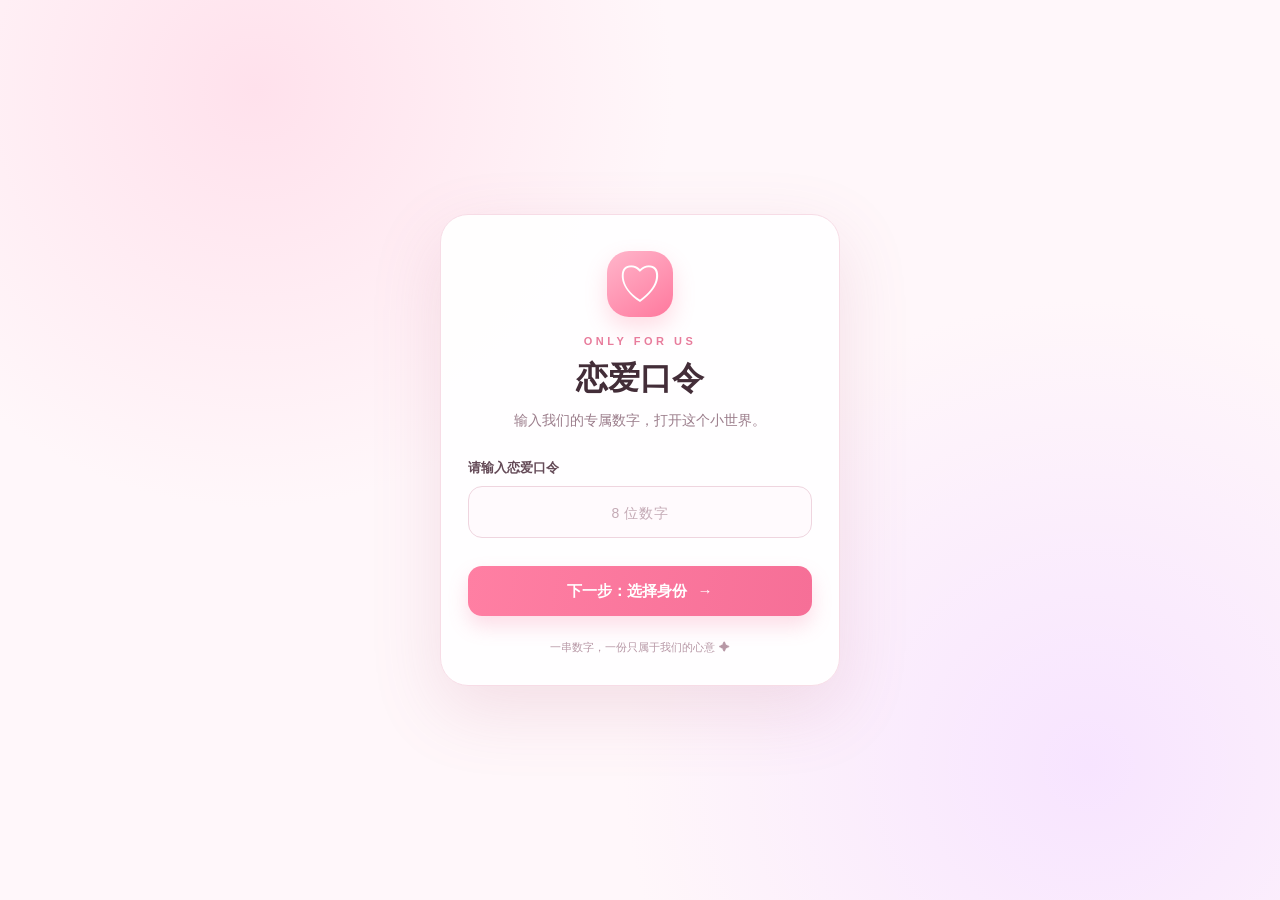
<file: index.html>
<!doctype html>
<html lang="zh-CN" class="love-locked">
<head>
<meta charset="utf-8" />
<meta name="viewport" content="width=device-width, initial-scale=1, viewport-fit=cover" />
<title>给你的小惊喜</title>
<link rel="stylesheet" href="gate.css?v=2" />
<script src="gate.js?v=3"></script>
<style>
  :root{--ink:#3a2630;--muted:#9b8590;--card:#fff;--line:#f1e6ec;--accent:#ff6f8e}
  *{box-sizing:border-box;margin:0;padding:0}
  body{font-family:"PingFang SC","Hiragino Sans GB","Microsoft YaHei",sans-serif;color:var(--ink);
    background:radial-gradient(120% 80% at 50% -10%,#ffe6ee 0%,#fff4f7 45%,#fbf0f5 100%);
    min-height:100dvh;-webkit-font-smoothing:antialiased;
    padding:calc(env(safe-area-inset-top) + 42px) 20px calc(env(safe-area-inset-bottom) + 36px)}
  .box{max-width:440px;margin:0 auto}
  .hi{font-size:13px;letter-spacing:.34em;text-indent:.34em;color:var(--accent);font-weight:600}
  h1{font-family:"Songti SC","STSong",Georgia,serif;font-weight:400;font-size:30px;margin:10px 0 6px}
  h1 b{color:var(--accent);font-weight:400}
  .lead{color:var(--muted);font-size:14px;margin-bottom:26px}
  .identity-bar{display:flex;align-items:center;justify-content:space-between;gap:12px;margin:-12px 0 22px;padding:10px 13px;border:1px solid var(--line);border-radius:14px;background:rgba(255,255,255,.72);color:var(--muted);font-size:12px}
  .identity-bar strong{color:var(--ink)}
  .identity-bar button{border:0;background:none;color:var(--accent);font:inherit;font-weight:600;cursor:pointer}
  .identity-bar button:focus-visible{outline:2px solid var(--accent);outline-offset:2px}
  .grid{display:flex;flex-direction:column;gap:12px}
  a.card{display:flex;align-items:center;gap:15px;text-decoration:none;color:inherit;
    background:var(--card);border:1px solid var(--line);border-radius:18px;padding:16px 18px;
    box-shadow:0 8px 22px rgba(255,111,142,.08);transition:transform .16s,box-shadow .16s;
    -webkit-tap-highlight-color:transparent}
  a.card:hover{transform:translateY(-2px);box-shadow:0 14px 30px rgba(255,111,142,.16)}
  a.card:active{transform:translateY(0) scale(.99)}
  a.card:focus-visible{outline:2px solid var(--accent);outline-offset:2px}
  .emoji{font-size:28px;width:48px;height:48px;flex:none;display:grid;place-items:center;
    background:linear-gradient(135deg,#fff0f4,#ffe0ea);border-radius:14px}
  .t b{display:block;font-size:16px;font-weight:600}
  .t small{color:var(--muted);font-size:12.5px}
  .arrow{margin-left:auto;color:var(--accent);font-size:20px;opacity:.6}
  footer{text-align:center;color:var(--muted);font-size:12px;margin-top:26px}
</style>
</head>
<body>
  <div class="box">
    <p class="hi">FOR YOU</p>
    <h1>嘿,<b id="viewerName">宝贝</b> 💛</h1>
    <p class="lead">吴锐和朱美琳的专属小世界，随便点开一个玩玩~</p>
    <div class="identity-bar"><span>当前身份：<strong id="currentIdentity">待选择</strong></span><button type="button" id="switchIdentity">切换身份</button></div>

    <nav class="grid">
      <a class="card" href="love-home.html">
        <span class="emoji">🌇</span>
        <span class="t"><b>我们的日子</b><small>在一起多少天了,来看看</small></span>
        <span class="arrow">→</span>
      </a>
      <a class="card" href="honghong.html?v=4">
        <span class="emoji">🥺</span>
        <span class="t"><b>哄哄模拟器</b><small>看看今天怎么把对方哄开心</small></span>
        <span class="arrow">→</span>
      </a>
      <a class="card" href="food-wheel.html">
        <span class="emoji">🍜</span>
        <span class="t"><b>今天吃什么</b><small>纠结的时候,交给转盘</small></span>
        <span class="arrow">→</span>
      </a>
      <a class="card" href="photo-wall.html?v=1">
        <span class="emoji">📷</span>
        <span class="t"><b>我们的照片墙</b><small>两个人一起收藏和编辑回忆</small></span>
        <span class="arrow">→</span>
      </a>
    </nav>

    <footer>吴锐做给朱美琳的 · 2026.10.18 起</footer>
  </div>

<script src="config.js"></script>
<script>
  var c = window.COUPLE_CONFIG || {};
  function showViewer() {
    var isZhu = window.LOVE_IDENTITY === "zhu";
    document.getElementById("viewerName").textContent = isZhu ? (c.nickname || c.herName || "朱美琳") : (c.myName || "吴锐");
    document.getElementById("currentIdentity").textContent = isZhu ? (c.herName || "朱美琳") : (c.myName || "吴锐");
  }
  document.getElementById("switchIdentity").addEventListener("click", function () { window.LOVE_GATE.switchIdentity(); });
  if (window.LOVE_IDENTITY) showViewer();
  else document.addEventListener("love:ready", showViewer, {once:true});
  document.title = "给" + (c.herName || "你") + "的小惊喜";
</script>
</body>
</html>
</file>
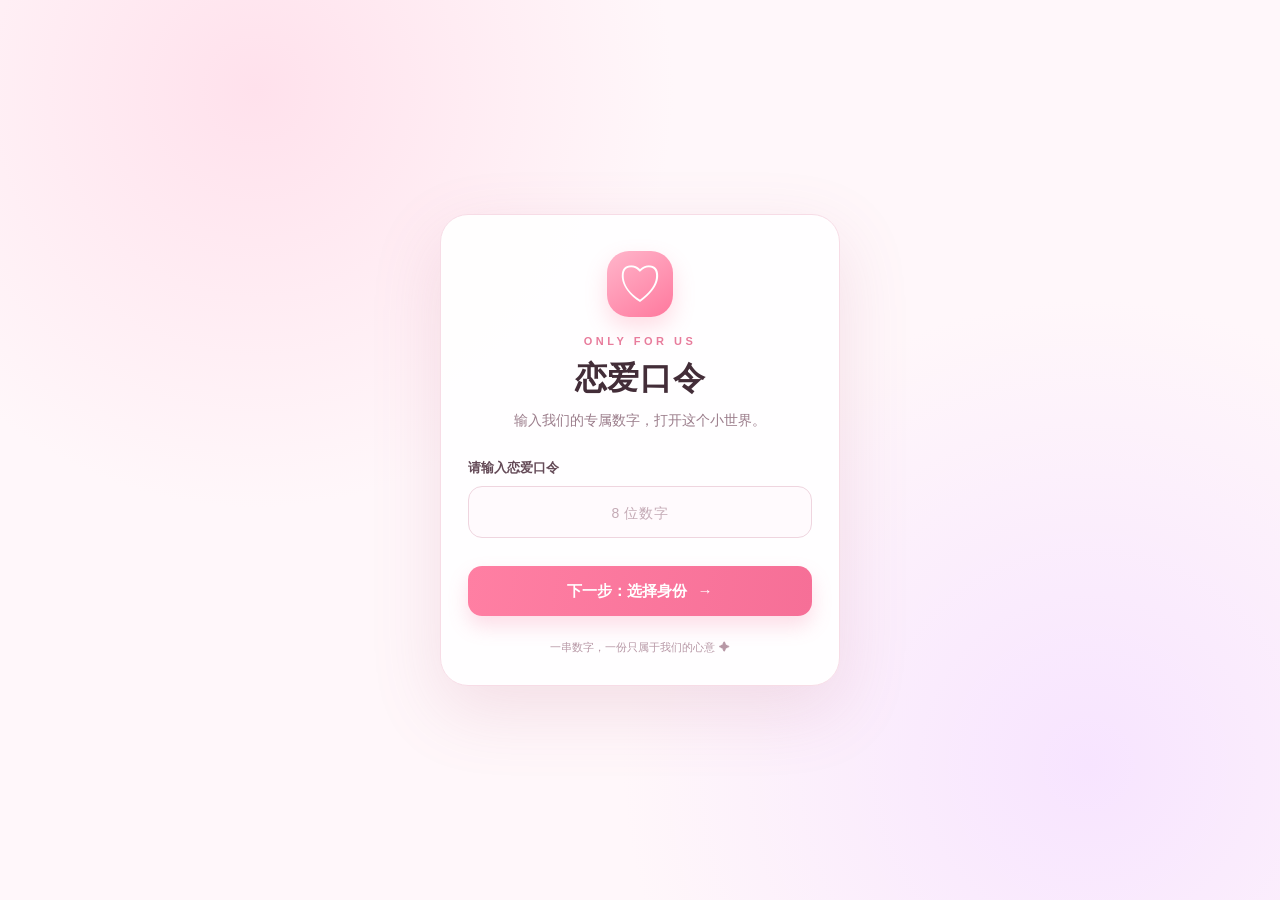
<file: food-wheel.html>
<!doctype html>
<html lang="zh-CN" class="love-locked">
<head>
<meta charset="utf-8" />
<meta name="viewport" content="width=device-width, initial-scale=1, viewport-fit=cover" />
<title>今天吃什么</title>
<link rel="stylesheet" href="gate.css?v=2" />
<script src="gate.js?v=3"></script>
<style>
  :root{--bg:#fff7f0;--ink:#3d2b2b;--muted:#9b8579;--accent:#ff6f61;--line:#f0e2d6}
  *{box-sizing:border-box;margin:0;padding:0}
  body{font-family:"PingFang SC","Hiragino Sans GB","Microsoft YaHei",sans-serif;
    background:radial-gradient(120% 120% at 50% 0%,#fff 0%,var(--bg) 60%);
    color:var(--ink);min-height:100dvh;display:flex;flex-direction:column;align-items:center;
    padding:calc(env(safe-area-inset-top) + 26px) 20px 40px;-webkit-font-smoothing:antialiased}
  h1{font-size:24px;font-weight:800;letter-spacing:.02em}
  h1 span{color:var(--accent)}
  .sub{color:var(--muted);font-size:14px;margin-top:6px;margin-bottom:20px}
  .stage{position:relative;width:min(84vw,340px);height:min(84vw,340px)}
  .stage::after{ /* 指针 */
    content:"";position:absolute;top:-6px;left:50%;transform:translateX(-50%);
    border-left:13px solid transparent;border-right:13px solid transparent;
    border-top:22px solid var(--accent);filter:drop-shadow(0 3px 4px rgba(0,0,0,.18));z-index:3}
  canvas{width:100%;height:100%;border-radius:50%;
    box-shadow:0 18px 40px rgba(255,111,97,.22),0 0 0 8px #fff,0 0 0 10px var(--line)}
  .hub{position:absolute;top:50%;left:50%;width:66px;height:66px;transform:translate(-50%,-50%);
    border-radius:50%;background:#fff;color:var(--accent);font-weight:800;font-size:15px;cursor:pointer;
    border:none;box-shadow:0 6px 16px rgba(0,0,0,.15);z-index:2;transition:transform .15s;
    -webkit-tap-highlight-color:transparent}
  .hub:active{transform:translate(-50%,-50%) scale(.92)}
  .hub:disabled{color:var(--muted);cursor:default}
  .result{margin-top:24px;font-size:15px;color:var(--muted);text-align:center;min-height:2.6em}
  .result b{font-size:26px;color:var(--accent);display:block;margin-top:4px}
  .editor{margin-top:22px;width:min(90vw,380px)}
  .editor summary{cursor:pointer;color:var(--muted);font-size:14px;list-style:none;text-align:center}
  .editor summary::-webkit-details-marker{display:none}
  .tags{display:flex;flex-wrap:wrap;gap:8px;margin-top:14px}
  .tag{display:inline-flex;align-items:center;gap:6px;background:#fff;border:1px solid var(--line);
    border-radius:999px;padding:6px 10px 6px 12px;font-size:13px}
  .tag button{border:none;background:none;color:var(--muted);cursor:pointer;font-size:15px;line-height:1}
  .addrow{display:flex;gap:8px;margin-top:12px}
  .addrow input{flex:1;border:1px solid var(--line);border-radius:10px;padding:10px 12px;font:inherit;background:#fff}
  .addrow input:focus{outline:2px solid var(--accent);outline-offset:0;border-color:transparent}
  .addrow button{border:none;background:var(--accent);color:#fff;border-radius:10px;padding:0 16px;font:inherit;font-weight:600;cursor:pointer}
  @media (prefers-reduced-motion:reduce){canvas{transition:none!important}}
</style>
</head>
<body>
  <h1>今天吃<span>什么</span></h1>
  <p class="sub">世纪难题,交给天意 🎯</p>

  <div class="stage">
    <canvas id="wheel" width="680" height="680"></canvas>
    <button class="hub" id="spin">GO</button>
  </div>

  <p class="result" id="result">戳中间的 GO,开始转 👆</p>

  <details class="editor">
    <summary>⚙️ 改改选项</summary>
    <div class="tags" id="tags"></div>
    <div class="addrow">
      <input id="newOpt" placeholder="加一道想吃的菜" maxlength="24" />
      <button id="add">添加</button>
    </div>
  </details>

<script src="config.js"></script>
<script>
(function(){
  const cfg = window.COUPLE_CONFIG || {};
  const PALETTE = ["#ff8a80","#ffb74d","#ffd54f","#aed581","#4dd0e1","#7986cb","#ba68c8","#f06292","#4db6ac","#ff8f65"];
  let opts = (cfg.foodOptions&&cfg.foodOptions.length)?cfg.foodOptions.slice():["火锅","烧烤","日料","面条"];

  const cv=document.getElementById("wheel"), ctx=cv.getContext("2d");
  const R=cv.width/2, reduce=matchMedia("(prefers-reduced-motion:reduce)").matches;
  let rot=0, spinning=false;

  function draw(){
    ctx.clearRect(0,0,cv.width,cv.height);
    const n=opts.length, arc=Math.PI*2/n;
    for(let i=0;i<n;i++){
      const a0=i*arc, a1=a0+arc;
      ctx.beginPath();ctx.moveTo(R,R);ctx.arc(R,R,R-4,a0,a1);ctx.closePath();
      ctx.fillStyle=PALETTE[i%PALETTE.length];ctx.fill();
      // 文字
      ctx.save();ctx.translate(R,R);ctx.rotate(a0+arc/2);
      ctx.textAlign="right";ctx.fillStyle="#fff";
      ctx.font="600 "+(opts.length>12?21:opts.length>8?26:32)+"px 'PingFang SC',sans-serif";
      ctx.shadowColor="rgba(0,0,0,.18)";ctx.shadowBlur=4;
      ctx.fillText(opts[i], R-34, 9, 145);
      ctx.restore();
    }
  }
  function render(){ cv.style.transform=`rotate(${rot}rad)`; }
  draw();

  function spin(){
    if(spinning||opts.length<2) return;
    spinning=true; const btn=document.getElementById("spin"); btn.disabled=true;
    document.getElementById("result").textContent="转呀转呀转…";
    const n=opts.length, arc=Math.PI*2/n;
    const winner=Math.floor(Math.random()*n);
    // 让 winner 扇区中心停到顶部指针(-90°)
    const target = -Math.PI/2 - (winner*arc + arc/2);
    const spins = reduce?0:(5+Math.floor(Math.random()*3));
    const finalRot = target - spins*Math.PI*2;
    const from=rot % (Math.PI*2), delta=finalRot-from, T=reduce?300:4200, t0=performance.now();
    (function anim(t){
      const p=Math.min(1,(t-t0)/T), e=1-Math.pow(1-p,4);
      rot=from+delta*e; render();
      if(p<1) requestAnimationFrame(anim);
      else{
        spinning=false; btn.disabled=false;
        const result=document.getElementById("result");
        result.textContent="今天就吃";
        const chosen=document.createElement("b");
        chosen.textContent=opts[winner];
        result.appendChild(chosen);
      }
    })(t0);
  }
  document.getElementById("spin").addEventListener("click",spin);

  // 选项编辑
  const tagsEl=document.getElementById("tags");
  function renderTags(){
    tagsEl.innerHTML="";
    opts.forEach((o,i)=>{
      const s=document.createElement("span");s.className="tag";
      s.append(document.createTextNode(o+" "));
      const remove=document.createElement("button");
      remove.type="button";
      remove.setAttribute("aria-label","删除 "+o);
      remove.textContent="×";
      remove.onclick=()=>{ if(opts.length>2){opts.splice(i,1);draw();renderTags();} };
      s.appendChild(remove);
      tagsEl.appendChild(s);
    });
  }
  renderTags();
  function add(){
    const inp=document.getElementById("newOpt"), v=inp.value.trim();
    if(v&&opts.length<30&&!opts.includes(v)){ opts.push(v);inp.value="";draw();renderTags(); }
  }
  document.getElementById("add").addEventListener("click",add);
  document.getElementById("newOpt").addEventListener("keydown",e=>{ if(e.key==="Enter")add(); });
})();
</script>
</body>
</html>
</file>
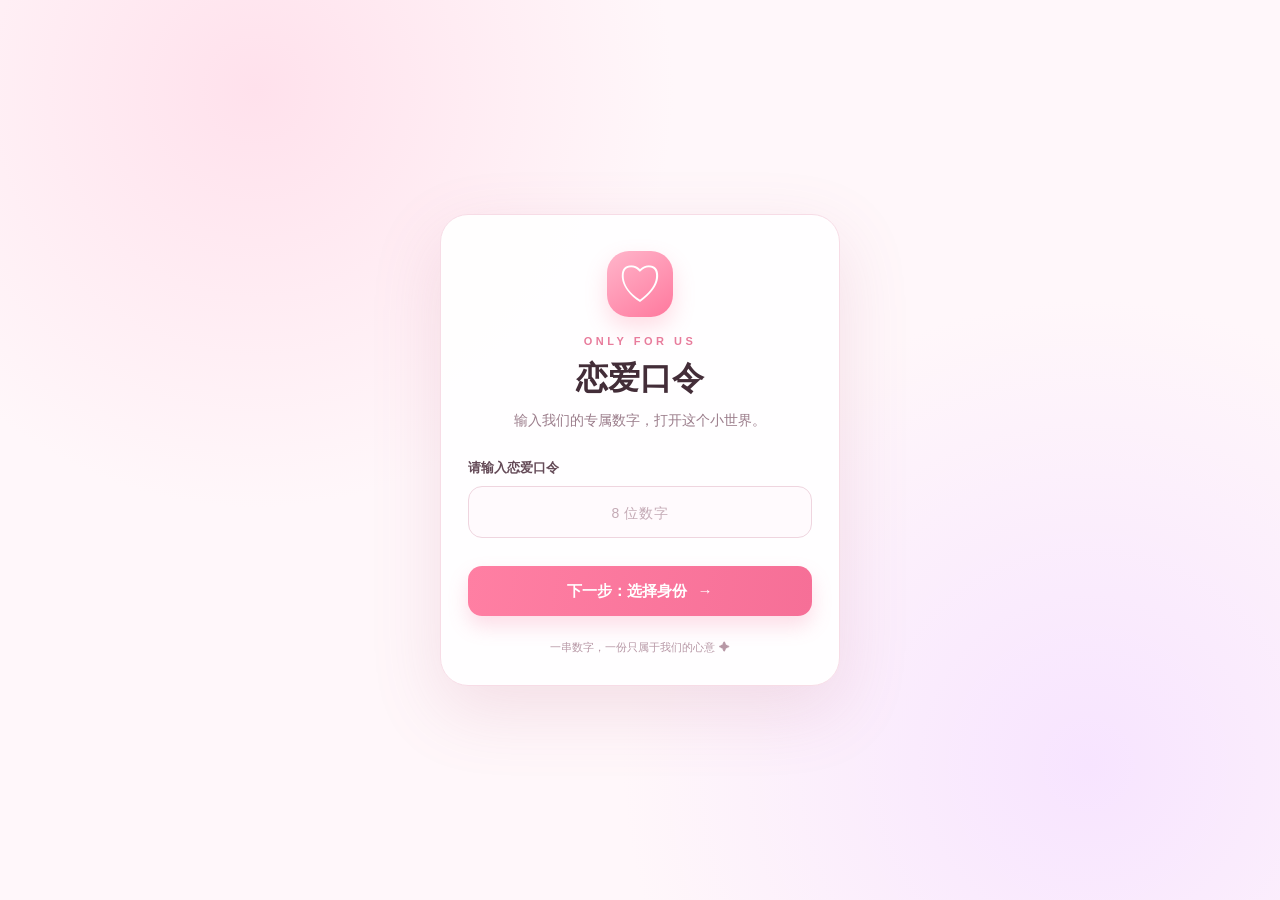
<file: honghong.html>
<!doctype html>
<html lang="zh-CN" class="love-locked">
<head>
<meta charset="utf-8" />
<meta name="viewport" content="width=device-width, initial-scale=1, viewport-fit=cover" />
<title>哄哄模拟器</title>
<link rel="stylesheet" href="gate.css?v=2" />
<script src="gate.js?v=3"></script>
<style>
  :root{--bg:#f6f1f5;--card:#fff;--ink:#33262f;--muted:#a2909c;--me:#ffd0d8;--her:#efe7ee;
        --accent:#ff6f8e;--good:#5ec98b;--bad:#f0857d;--line:#efe6ee}
  *{box-sizing:border-box;margin:0;padding:0}
  body{font-family:"PingFang SC","Hiragino Sans GB","Microsoft YaHei",sans-serif;
    background:linear-gradient(180deg,#fbeef4,var(--bg));color:var(--ink);min-height:100dvh;
    display:flex;justify-content:center;-webkit-font-smoothing:antialiased}
  .app{width:min(100%,460px);min-height:100dvh;display:flex;flex-direction:column;
    background:var(--bg);position:relative}

  header{padding:calc(env(safe-area-inset-top) + 14px) 18px 12px;background:var(--card);
    border-bottom:1px solid var(--line);position:sticky;top:0;z-index:5}
  .who{display:flex;align-items:center;gap:11px}
  .who-person{min-width:0}
  .ava{width:42px;height:42px;border-radius:50%;background:linear-gradient(135deg,#ffc3d0,#ff9db1);
    display:grid;place-items:center;font-size:22px}
  .who b{font-size:16px}
  .who small{display:block;color:var(--muted);font-size:12px;margin-top:2px}
  .switch-id{margin-left:auto;flex:none;border:1px solid var(--line);border-radius:999px;background:#fff7fa;color:#bb6885;padding:7px 10px;font:inherit;font-size:11px;cursor:pointer}
  .switch-id:focus-visible{outline:2px solid var(--accent);outline-offset:2px}
  .meter{margin-top:12px}
  .meter .row{display:flex;justify-content:space-between;font-size:12px;color:var(--muted);margin-bottom:5px}
  .meter .row b{color:var(--accent)}
  .bar{height:10px;border-radius:999px;background:#f0e6ec;overflow:hidden}
  .fill{height:100%;width:0;border-radius:999px;background:linear-gradient(90deg,#ffb0c0,var(--good));
    transition:width .6s cubic-bezier(.2,.8,.2,1)}

  .log{flex:1;overflow-y:auto;padding:18px 16px 8px;display:flex;flex-direction:column;gap:12px}
  .scene{align-self:center;background:#fff;border:1px solid var(--line);color:var(--muted);
    font-size:12.5px;padding:7px 14px;border-radius:999px;text-align:center;max-width:90%}
  .msg{max-width:78%;padding:11px 14px;border-radius:16px;font-size:15px;line-height:1.5;
    animation:pop .25s ease}
  @keyframes pop{from{transform:translateY(6px);opacity:0}}
  .target{align-self:flex-start;background:var(--her);border-bottom-left-radius:5px}
  .me{align-self:flex-end;background:var(--me);border-bottom-right-radius:5px}
  .delta{align-self:center;font-size:12px;font-weight:700;padding:2px 10px;border-radius:999px}
  .delta.up{color:#2f9c63;background:#e6f6ec} .delta.down{color:#c9524a;background:#fce8e6}
  .tabs{display:flex;gap:8px;padding:9px 14px;background:#fff;border-bottom:1px solid var(--line)}
  .tabs button{flex:1;border:0;border-radius:10px;padding:9px;background:#f7edf2;color:#8c6c7d;font:inherit;font-size:13px}
  .tabs button.selected{background:var(--accent);color:#fff}
  .log[hidden],.dock[hidden]{display:none}
  .shared-panel{padding:12px 16px;background:#fff9fb;border-bottom:1px solid var(--line);font-size:13px}
  .shared-panel[hidden]{display:none}
  .shared-panel .score-row{display:flex;align-items:center;gap:8px;flex-wrap:wrap;margin-top:8px}
  .shared-panel input{width:65px;padding:7px;border:1px solid var(--line);border-radius:8px;font:inherit}
  .shared-panel button{border:0;border-radius:8px;background:var(--accent);color:white;padding:8px 11px;font:inherit}
  .shared-message{max-width:82%;padding:10px 13px;border-radius:14px;background:var(--her);align-self:flex-start;overflow-wrap:anywhere}
  .shared-message.mine{background:var(--me);align-self:flex-end}
  .shared-message small{display:block;color:#8a7480;font-size:11px;margin-bottom:5px}
  .shared-note{align-self:center;color:var(--muted);font-size:12px;text-align:center;line-height:1.5}
  .shared-status{min-height:18px;color:var(--muted);font-size:12px;margin-bottom:7px}

  .dock{padding:12px 14px calc(env(safe-area-inset-bottom) + 14px);background:var(--card);
    border-top:1px solid var(--line)}
  .quick{display:flex;gap:8px;overflow-x:auto;padding-bottom:10px;scrollbar-width:none}
  .quick::-webkit-scrollbar{display:none}
  .quick button{white-space:nowrap;border:1px solid var(--line);background:#fff;color:var(--ink);
    border-radius:999px;padding:7px 13px;font:inherit;font-size:13px;cursor:pointer;flex:none}
  .inrow{display:flex;gap:9px;align-items:flex-end}
  textarea{flex:1;resize:none;border:1px solid var(--line);border-radius:14px;padding:11px 13px;
    font:inherit;font-size:15px;max-height:110px;background:#fff}
  textarea:focus{outline:2px solid var(--accent);outline-offset:0;border-color:transparent}
  .send{border:none;background:var(--accent);color:#fff;border-radius:14px;padding:0 18px;height:44px;
    font:inherit;font-weight:700;cursor:pointer;flex:none}
  .send:disabled{opacity:.5;cursor:default}

  .win{position:absolute;inset:0;background:rgba(255,240,245,.94);backdrop-filter:blur(3px);
    display:none;flex-direction:column;align-items:center;justify-content:center;gap:14px;
    text-align:center;padding:30px;z-index:20}
  .win.show{display:flex}
  .win .big{font-size:56px}
  .win h2{font-size:22px}.win p{color:var(--muted);max-width:22em;line-height:1.6}
  .win button{margin-top:8px;border:none;background:var(--accent);color:#fff;border-radius:999px;
    padding:12px 26px;font:inherit;font-weight:700;cursor:pointer}
</style>
</head>
<body>
<div class="app">
  <header>
    <div class="who">
      <div class="ava" id="ava">😤</div>
      <div class="who-person"><b id="targetName">对方</b><small id="mood">正在生气… 快哄!</small><small id="viewerLabel">当前身份：待选择</small></div>
      <button class="switch-id" id="switchIdentity" type="button">切换身份</button>
    </div>
    <div class="meter">
      <div class="row"><span>模拟原谅值</span><b><span id="score">0</span> / 100</b></div>
      <div class="bar"><div class="fill" id="fill"></div></div>
    </div>
  </header>

  <div class="tabs"><button id="simTab" class="selected" type="button">模拟练习</button><button id="sharedTab" type="button">两人的留言</button></div>
  <div class="shared-panel" id="sharedPanel" hidden>
    <div><span id="theirScoreLabel">对方设置的原谅值</span>：<b id="theirScore">0</b> / 100</div>
    <div class="score-row"><label for="myScore">我给对方的原谅值</label><input id="myScore" type="number" min="0" max="100" value="0" /><button id="saveScore" type="button">保存</button></div>
  </div>
  <div class="log" id="log"></div>
  <div class="log" id="sharedLog" hidden></div>

  <div class="dock" id="simDock">
    <div class="quick" id="quick"></div>
    <div class="inrow">
      <textarea id="input" rows="1" placeholder="说点让对方消气的话…" maxlength="120"></textarea>
      <button class="send" id="send">哄</button>
    </div>
  </div>
  <div class="dock" id="sharedDock" hidden>
    <div class="shared-status" id="sharedStatus" role="status" aria-live="polite"></div>
    <div class="inrow"><textarea id="replyInput" rows="1" maxlength="120" placeholder="给对方留言或回复…"></textarea><button class="send" id="replySend" type="button">发送</button></div>
  </div>

  <div class="win" id="win">
    <div class="big" id="winIcon">🎉</div>
    <h2 id="winTitle">对方原谅你啦!</h2>
    <p id="winText"></p>
    <button id="again">再玩一次</button>
  </div>
</div>

<script src="config.js"></script>
<script>
(function(){
  function startGame(){
  const cfg=window.COUPLE_CONFIG||{};
  const isZhu=window.LOVE_IDENTITY==="zhu";
  const targetName=isZhu?(cfg.myName||"吴锐"):(cfg.herName||"朱美琳");
  const targetNick=isZhu?targetName:(cfg.nickname||targetName);
  const ta=isZhu?"他":"她";
  document.getElementById("targetName").textContent=targetName;
  document.getElementById("viewerLabel").textContent="当前身份："+(isZhu?(cfg.herName||"朱美琳"):(cfg.myName||"吴锐"));
  document.getElementById("input").placeholder="说点让"+ta+"消气的话…";
  document.getElementById("switchIdentity").addEventListener("click",()=>window.LOVE_GATE.switchIdentity());

  // —— 生气场景(随机一个)——
  const SCENES=[
    {q:`「你根本不懂我为什么生气。」`, hint:`先别急着解释,试试认真问${ta}怎么了 + 认错`},
    {q:`「说好一起吃饭,你又加班放我鸽子。」`, hint:"承认错误 + 给具体补偿,别找借口"},
    {q:`「我发的消息你两个小时才回。」`, hint:`别说『在忙』,先道歉 + 让${ta}知道${ta}重要`},
    {q:`「你是不是觉得我无理取闹?」`, hint:`千万别说『是』,先共情${ta}的情绪`},
  ];
  const scene=SCENES[Math.floor(Math.random()*SCENES.length)];

  // —— 对方的即时反应台词(按这轮加/减分)——
  const REACT={
    great:["…哼,算你有点良心。","这句还差不多。","（嘴角偷偷翘了一下）","好吧好吧,听你的。"],
    good:["嗯…继续说。","勉强接受。","看你态度还行。"],
    zero:["就这?","然后呢?","我没感觉到诚意。"],
    bad:["你还狡辩?!","越说越气!","行,你有理。","你根本没在认错。"],
  };

  const KW={
    apolo:{list:["对不起","抱歉","我错了","是我不好","我不该","怪我","我的错"],w:26,tag:"认错"},
    care :{list:["心疼","在乎","重要","宝贝",targetName,targetNick,"爱你","想你","抱抱","乖"],w:14,tag:"哄"},
    act  :{list:["补偿","以后","改","请你","陪你","带你","买","保证","再也不"],w:16,tag:"行动"},
    empa :{list:["理解","懂你","知道你","换成我","你的感受","难受","委屈"],w:15,tag:"共情"},
    excuse:{list:["但是","可是","不就是","至于","又不是","你也","本来","哪有","无理取闹","随便","烦"],w:-22,tag:"甩锅/敷衍"},
  };
  const LOW=["嗯","哦","知道了","好","随便","改天说"];

  let score=0, gameover=false;
  const log=document.getElementById("log");
  const identity=window.LOVE_IDENTITY;
  const sharedLog=document.getElementById("sharedLog");
  const sharedStatus=document.getElementById("sharedStatus");
  const sharedApi="https://photos.zmlandwr1314.top/api/honghong";
  const cacheKey="love-shared-chat-v1";
  let sharedOpen=false, lastMessageCount=-1, sending=false, refreshing=false, sharedRevision=0;
  let cachedShared=null;
  try{cachedShared=JSON.parse(sessionStorage.getItem(cacheKey)||"null")}catch(_){cachedShared=null}
  if(!cachedShared||!Array.isArray(cachedShared.messages)||!cachedShared.scores)cachedShared=null;

  function rememberShared(data){cachedShared=data;try{sessionStorage.setItem(cacheKey,JSON.stringify(data))}catch(_){}}

  async function sharedRequest(path,options={}){
    const headers=new Headers(options.headers||{});
    headers.set("Authorization","Bearer "+window.LOVE_GATE.getPasscode());
    let response;
    try{response=await fetch(sharedApi+path,{...options,headers,cache:"no-store"})}
    catch(_){throw new Error("留言服务暂时无法连接")}
    if(!response.ok){const data=await response.json().catch(()=>({}));throw new Error(data.error||"操作失败，请稍后重试")}
    return response.status===204?null:response.json();
  }
  function showTab(shared){
    sharedOpen=shared;
    document.getElementById("simTab").classList.toggle("selected",!shared);
    document.getElementById("sharedTab").classList.toggle("selected",shared);
    document.getElementById("log").hidden=shared;
    sharedLog.hidden=!shared;
    document.getElementById("simDock").hidden=shared;
    document.getElementById("sharedDock").hidden=!shared;
    document.getElementById("sharedPanel").hidden=!shared;
    if(shared){
      if(cachedShared){lastMessageCount=-1;renderShared(cachedShared);sharedStatus.textContent="正在同步最新留言…"}
      else sharedStatus.textContent="正在加载留言…";
      refreshShared();
    }
  }
  function renderShared(data){
      document.getElementById("theirScoreLabel").textContent=targetName+"设置的原谅值";
      document.getElementById("theirScore").textContent=data.scores[isZhu?"wu":"zhu"];
      if(document.activeElement!==document.getElementById("myScore"))document.getElementById("myScore").value=data.scores[identity];
      if(data.messages.length===lastMessageCount)return;
      const nearBottom=sharedLog.scrollHeight-sharedLog.scrollTop-sharedLog.clientHeight<100;
      sharedLog.replaceChildren();
      const note=document.createElement("div");note.className="shared-note";note.textContent="这里是真实留言。模拟角色的自动回复只在练习页显示。";sharedLog.appendChild(note);
      data.messages.forEach(function(item){
        const card=document.createElement("div");card.className="shared-message"+(item.by===identity?" mine":"");
        const meta=document.createElement("small");meta.textContent=(item.by==="zhu"?(cfg.herName||"朱美琳"):(cfg.myName||"吴锐"))+" · "+new Date(item.createdAt).toLocaleString("zh-CN");
        const body=document.createElement("div");body.textContent=item.text;card.append(meta,body);sharedLog.appendChild(card);
      });
      lastMessageCount=data.messages.length;
      if(nearBottom||lastMessageCount===0)sharedLog.scrollTop=sharedLog.scrollHeight;
  }
  async function refreshShared(){
    if(refreshing)return;
    refreshing=true;
    const revision=sharedRevision;
    try{
      const data=await sharedRequest("");
      if(revision!==sharedRevision)return;
      rememberShared(data);renderShared(data);
      if(sharedOpen)sharedStatus.textContent="";
    }catch(error){if(sharedOpen)sharedStatus.textContent=error.message}
    finally{refreshing=false}
  }
  async function postShared(text){
    const result=await sharedRequest("",{method:"POST",headers:{"Content-Type":"application/json"},body:JSON.stringify({by:identity,text})});
    sharedRevision++;
    const next=cachedShared?{messages:[...cachedShared.messages,result.message],scores:cachedShared.scores}:{messages:[result.message],scores:{wu:0,zhu:0}};
    rememberShared(next);lastMessageCount=-1;renderShared(next);
    if(sharedOpen)refreshShared();
  }
  document.getElementById("simTab").addEventListener("click",()=>showTab(false));
  document.getElementById("sharedTab").addEventListener("click",()=>showTab(true));
  document.getElementById("replySend").addEventListener("click",async function(){
    const input=document.getElementById("replyInput"),text=input.value.trim();if(!text||sending)return;
    sending=true;this.disabled=true;sharedStatus.textContent="正在发送…";
    try{await postShared(text);input.value="";sharedStatus.textContent="已发送，对方打开页面就能看到"}
    catch(error){sharedStatus.textContent=error.message}
    finally{sending=false;this.disabled=false}
  });
  document.getElementById("replyInput").addEventListener("keydown",function(event){if(event.key==="Enter"&&!event.shiftKey){event.preventDefault();document.getElementById("replySend").click()}});
  document.getElementById("saveScore").addEventListener("click",async function(){
    const value=Number(document.getElementById("myScore").value);
    if(!Number.isInteger(value)||value<0||value>100){sharedStatus.textContent="原谅值请输入 0 到 100 的整数";return}
    this.disabled=true;
    try{await sharedRequest("/score",{method:"PATCH",headers:{"Content-Type":"application/json"},body:JSON.stringify({by:identity,value})});sharedRevision++;if(cachedShared){cachedShared.scores[identity]=value;rememberShared(cachedShared);renderShared(cachedShared)}sharedStatus.textContent="我的原谅值已更新，对方能看到"}
    catch(error){sharedStatus.textContent=error.message}
    finally{this.disabled=false}
  });
  setInterval(function(){if(sharedOpen&&!document.hidden)refreshShared()},8000);

  function push(cls,html){const d=document.createElement("div");d.className=cls;d.innerHTML=html;
    log.appendChild(d);log.scrollTop=log.scrollHeight;return d;}

  push("scene", scene.q);
  push("target msg", "（"+targetName+"扭过头不看你）");
  push("scene", "💡 "+scene.hint);
  push("scene", "模拟反应仅供练习；你发送的话会同步给对方");

  function evaluate(text){
    const t=text.trim(); let s=0; const hits=[];
    for(const k in KW){ const o=KW[k]; let f=false;
      for(const w of o.list){ if(w&&t.includes(w)){f=true;break;} }
      if(f){ s+=o.w; if(o.w>0)hits.push(o.tag); }
    }
    if(t.length>=18) s+=6;                         // 愿意多说几句
    if(LOW.includes(t)||t.length<=2) s-=14;        // 敷衍
    if(/[!!]{2,}/.test(t)) s-=6;                   // 别吼
    s=Math.max(-25,Math.min(34,s));
    return {s,hits};
  }

  function reactLine(delta){
    const bag = delta>=22?REACT.great : delta>=8?REACT.good : delta>0?REACT.zero : REACT.bad;
    return bag[Math.floor(Math.random()*bag.length)];
  }

  function setScore(v){
    score=Math.max(0,Math.min(100,v));
    document.getElementById("score").textContent=score;
    document.getElementById("fill").style.width=score+"%";
    const ava=document.getElementById("ava"), mood=document.getElementById("mood");
    if(score>=100){ava.textContent="🥰";mood.textContent="彻底消气了!";}
    else if(score>=70){ava.textContent="🙂";mood.textContent="快好了,再加把劲";}
    else if(score>=35){ava.textContent="😐";mood.textContent="有点松动了…";}
    else{ava.textContent="😤";mood.textContent="还在气头上,小心";}
  }

  async function turn(){
    if(gameover) return;
    const inp=document.getElementById("input"), text=inp.value.trim();
    if(!text) return;
    const send=document.getElementById("send");if(send.disabled)return;
    send.disabled=true;send.textContent="发送中";
    try{await postShared(text)}catch(error){push("scene","发送失败："+esc(error.message));send.disabled=false;send.textContent="哄";return}
    send.disabled=false;send.textContent="哄";
    push("me msg", esc(text)); inp.value=""; inp.style.height="auto";
    const {s,hits}=evaluate(text);
    push("delta "+(s>=0?"up":"down"), (s>=0?"＋":"")+s+" 原谅值"+(hits.length?" · "+hits.join(" "):""));
    setScore(score+s);
    setTimeout(()=>{
      push("target msg", esc(reactLine(s)));
      if(score>=100) win(true);
      else if(score<=0 && s<0) push("scene","（"+ta+"更生气了,换个说法试试)");
    },420);
  }

  function win(){
    gameover=true;
    document.getElementById("winIcon").textContent="🥰";
    document.getElementById("winTitle").textContent=targetName+"原谅你啦!";
    document.getElementById("winText").textContent=
      "满分通关 💯 现实里也别忘了——道歉之后,记得真的做到。快去给"+ta+"一个抱抱。";
    document.getElementById("win").classList.add("show");
  }

  function esc(s){return s.replace(/[&<>]/g,c=>({"&":"&amp;","<":"&lt;",">":"&gt;"}[c]));}

  // 快捷句
  const QUICK=["对不起,是我不好,别生气了","我错了,你跟我说说哪里让你难受了","以后我保证改,你说怎么补偿都行",
    "我知道你不是无理取闹,是我没顾及你的感受",targetNick+",过来抱抱,别气了"];
  const qb=document.getElementById("quick");
  QUICK.forEach(q=>{const b=document.createElement("button");b.textContent=q;
    b.onclick=()=>{document.getElementById("input").value=q;turn();};qb.appendChild(b);});

  const input=document.getElementById("input");
  input.addEventListener("input",()=>{input.style.height="auto";input.style.height=input.scrollHeight+"px";});
  input.addEventListener("keydown",e=>{ if(e.key==="Enter"&&!e.shiftKey){e.preventDefault();turn();} });
  document.getElementById("send").addEventListener("click",turn);
  document.getElementById("again").addEventListener("click",()=>location.reload());

  setScore(0);
  refreshShared();
  }
  if(window.LOVE_IDENTITY) startGame();
  else document.addEventListener("love:ready",startGame,{once:true});
})();
</script>
</body>
</html>
</file>
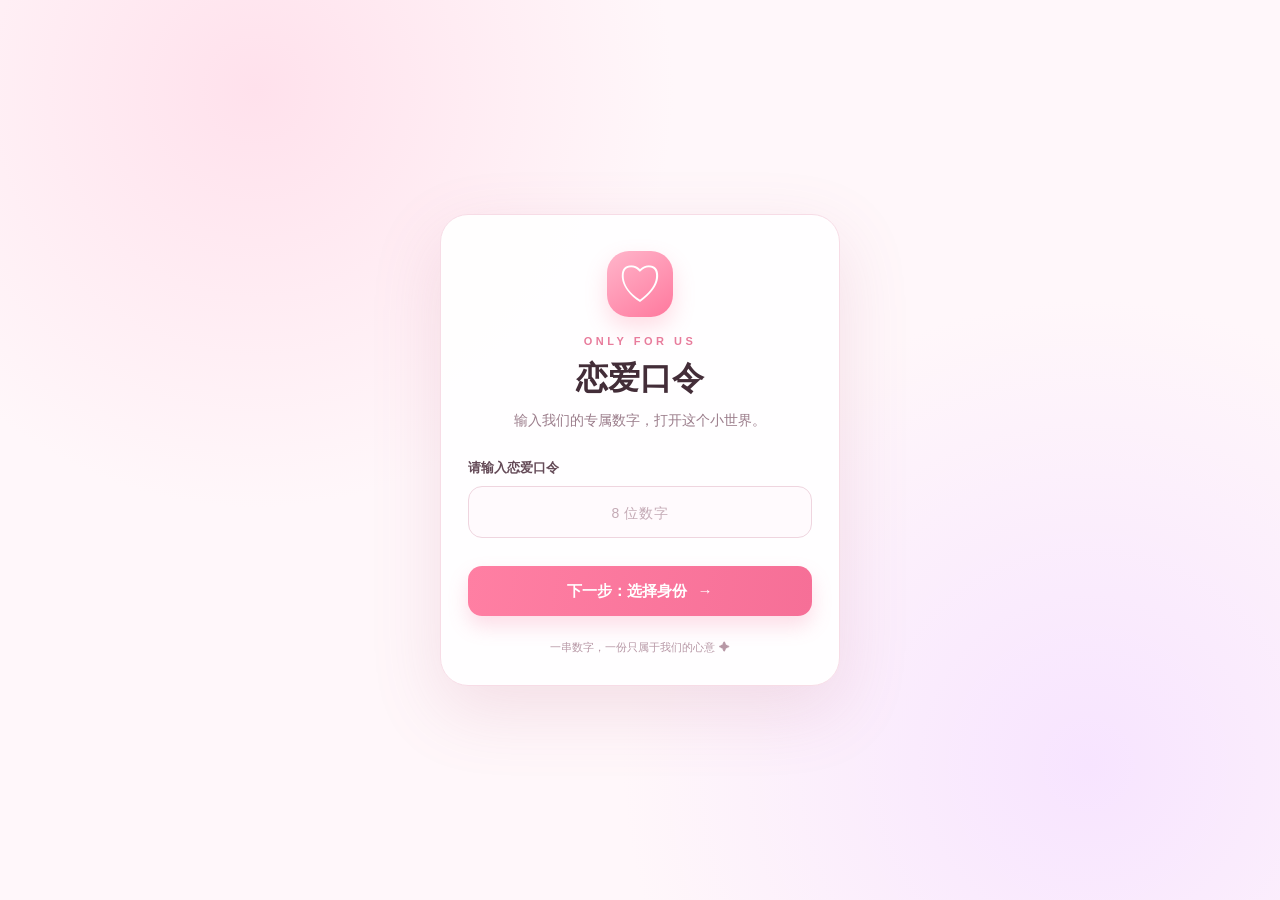
<file: love-home.html>
<!doctype html>
<html lang="zh-CN" class="love-locked">
<head>
<meta charset="utf-8" />
<meta name="viewport" content="width=device-width, initial-scale=1, viewport-fit=cover" />
<title>我们的日子</title>
<link rel="stylesheet" href="gate.css?v=2" />
<script src="gate.js?v=3"></script>
<style>
  :root{
    --sky-top:#241436;      /* 深夜紫 */
    --sky-mid:#5b3563;      /* 暮色藕荷 */
    --sky-low:#b95f57;      /* 暖珊瑚 */
    --sun:#f4b860;          /* 落日金 */
    --cream:#fcefe3;        /* 奶油字 */
    --rose:#ff7a8a;         /* 爱心色,克制使用 */
    --muted:rgba(252,239,227,.62);
  }
  *{box-sizing:border-box;margin:0;padding:0}
  html,body{height:100%}
  body{
    font-family:"PingFang SC","Hiragino Sans GB","Microsoft YaHei",sans-serif;
    color:var(--cream);
    background:
      radial-gradient(120% 90% at 50% 118%, var(--sun) 0%, var(--sky-low) 22%, var(--sky-mid) 55%, var(--sky-top) 100%);
    min-height:100dvh;
    overflow-x:hidden;
    position:relative;
    -webkit-font-smoothing:antialiased;
  }
  /* 落日光晕 */
  body::before{
    content:"";position:fixed;left:50%;bottom:-42vmin;transform:translateX(-50%);
    width:84vmin;height:84vmin;border-radius:50%;
    background:radial-gradient(circle, rgba(244,184,96,.55) 0%, rgba(244,184,96,.10) 45%, transparent 68%);
    filter:blur(6px);pointer-events:none;z-index:0;
  }
  canvas#fireflies{position:fixed;inset:0;z-index:1;pointer-events:none}

  .wrap{position:relative;z-index:2;min-height:100dvh;
    display:flex;flex-direction:column;align-items:center;justify-content:center;
    text-align:center;padding:calc(env(safe-area-inset-top) + 7vh) 24px calc(env(safe-area-inset-bottom) + 6vh);
    gap:clamp(20px,4vh,42px)}

  .eyebrow{font-size:13px;letter-spacing:.42em;text-indent:.42em;color:var(--muted);
    text-transform:uppercase}

  /* 呼吸感天数 —— 页面的主角 */
  .counter{line-height:.9}
  .counter .days{
    font-family:"Songti SC","STSong",Georgia,serif;
    font-weight:400;font-size:clamp(88px,26vw,240px);
    letter-spacing:-.02em;
    background:linear-gradient(180deg,#fff 0%,var(--sun) 130%);
    -webkit-background-clip:text;background-clip:text;color:transparent;
    text-shadow:0 0 42px rgba(244,184,96,.28);
    animation:breathe 5.2s ease-in-out infinite}
  @keyframes breathe{50%{filter:brightness(1.12);transform:scale(1.015)}}
  .counter .unit{display:block;margin-top:10px;font-size:15px;letter-spacing:.32em;
    text-indent:.32em;color:var(--muted)}
  .lead{font-family:"Songti SC","STSong",Georgia,serif;font-size:clamp(19px,4.6vw,26px)}
  .lead b{color:var(--rose);font-weight:400}

  /* 打字机情话 */
  .typed{min-height:1.7em;font-size:clamp(15px,4vw,19px);color:var(--cream);
    max-width:22em;line-height:1.7}
  .caret{display:inline-block;width:2px;height:1.05em;vertical-align:-.15em;
    background:var(--sun);margin-left:2px;animation:blink 1s steps(1) infinite}
  @keyframes blink{50%{opacity:0}}

  /* 里程碑 */
  .chips{display:flex;flex-wrap:wrap;gap:10px;justify-content:center;max-width:30em}
  .chip{font-size:12.5px;padding:7px 13px;border-radius:999px;
    border:1px solid rgba(252,239,227,.24);background:rgba(252,239,227,.06);
    color:var(--muted);backdrop-filter:blur(4px)}
  .chip b{color:var(--sun);font-weight:600}
  .weather{width:min(100%,350px);padding:16px 18px;border:1px solid rgba(252,239,227,.24);border-radius:18px;background:rgba(252,239,227,.08);backdrop-filter:blur(6px)}
  .weather button{border:1px solid rgba(252,239,227,.45);border-radius:999px;background:rgba(252,239,227,.12);color:var(--cream);font:inherit;font-size:14px;padding:9px 16px;cursor:pointer}
  .weather button:disabled{opacity:.65;cursor:wait}
  .weather button:focus-visible{outline:2px solid var(--sun);outline-offset:3px}
  .weather p{font-size:13px;line-height:1.7;margin-top:9px}
  .weather .weather-note{color:var(--muted);font-size:11px}
  .weather .weather-advice{font-size:14px;color:#fff3e8}

  .hugbtn{margin-top:4px;font:inherit;font-size:15px;color:#3a1730;cursor:pointer;
    border:none;border-radius:999px;padding:13px 30px;
    background:linear-gradient(135deg,#ffd9a0,var(--rose));
    box-shadow:0 10px 30px rgba(255,122,138,.35);transition:transform .18s,box-shadow .18s;
    -webkit-tap-highlight-color:transparent}
  .hugbtn:hover{transform:translateY(-2px);box-shadow:0 16px 38px rgba(255,122,138,.5)}
  .hugbtn:active{transform:translateY(0) scale(.97)}
  .hugbtn:focus-visible{outline:2px solid var(--sun);outline-offset:3px}

  .hearts{position:fixed;inset:0;z-index:5;pointer-events:none;overflow:hidden}
  .heart{position:absolute;bottom:-40px;font-size:26px;will-change:transform,opacity;
    animation:rise linear forwards}
  @keyframes rise{
    0%{transform:translateY(0) scale(.6) rotate(0);opacity:0}
    12%{opacity:1}
    100%{transform:translateY(-116vh) scale(1.1) rotate(var(--r));opacity:0}}

  @media (prefers-reduced-motion:reduce){
    .counter .days{animation:none} .caret{animation:none}
    .heart{animation-duration:.01s!important}
  }
</style>
</head>
<body>
<canvas id="fireflies"></canvas>

<main class="wrap">
  <p class="eyebrow">SINCE <span id="since"></span></p>

  <div class="counter">
    <span class="days" id="days">—</span>
    <span class="unit">天,和你在一起</span>
  </div>

  <p class="lead">你好呀,<b id="her">宝贝</b></p>
  <p class="typed"><span id="typed"></span><span class="caret" id="caret"></span></p>

  <div class="chips" id="chips"></div>

  <section class="weather" aria-label="当地天气与关心建议">
    <button id="weatherButton" type="button">看看你身边的天气 ☁️</button>
    <p id="weatherStatus" role="status" aria-live="polite"></p>
    <p class="weather-advice" id="weatherAdvice" hidden></p>
    <p class="weather-note">点击后才会请求定位权限；只用附近位置查询天气，不保存位置。</p>
  </section>

  <button class="hugbtn" id="hug">给我一个抱抱 🤍</button>
</main>

<div class="hearts" id="heartLayer" aria-hidden="true"></div>

<script src="config.js?v=2"></script>
<script>
(function(){
  const cfg = window.COUPLE_CONFIG || {};
  const start = new Date((cfg.startDate||"2024-01-01") + "T00:00:00");
  const now = new Date();
  const DAY = 86400000;
  const days = Math.max(0, Math.floor((now - start)/DAY));

  document.getElementById("her").textContent = cfg.herName || "宝贝";
  document.getElementById("since").textContent =
    start.getFullYear()+"."+String(start.getMonth()+1).padStart(2,"0")+"."+String(start.getDate()).padStart(2,"0");

  // 天数滚动到位
  const daysEl = document.getElementById("days");
  const dur = 1400, t0 = performance.now();
  (function tick(t){
    const p = Math.min(1,(t-t0)/dur), e = 1-Math.pow(1-p,3);
    daysEl.textContent = Math.round(days*e).toLocaleString("en-US");
    if(p<1) requestAnimationFrame(tick);
  })(t0);

  // 里程碑
  const nextHundred = (Math.floor(days/100)+1)*100;
  const years = Math.floor(days/365);
  const chips = [];
  chips.push(`已经一起走过 <b>${(days/7|0)}</b> 个星期`);
  chips.push(`距离 <b>${nextHundred}</b> 天,还有 <b>${nextHundred-days}</b> 天`);
  if(years>=1) chips.push(`我们的第 <b>${years+1}</b> 年`);
  // 下一个每月纪念日(每月的“在一起那天”)
  const d = start.getDate();
  let nm = new Date(now.getFullYear(), now.getMonth(), d, 0,0,0);
  if(nm <= now) nm = new Date(now.getFullYear(), now.getMonth()+1, d);
  chips.push(`下个月纪念日,还有 <b>${Math.ceil((nm-now)/DAY)}</b> 天`);
  document.getElementById("chips").innerHTML = chips.map(c=>`<span class="chip">${c}</span>`).join("");

  // 打字机
  const lines = (cfg.sweetLines&&cfg.sweetLines.length)?cfg.sweetLines:["有你的每一天都值得纪念。"];
  const out = document.getElementById("typed");
  const reduce = matchMedia("(prefers-reduced-motion:reduce)").matches;
  let li=Math.floor(Math.random()*lines.length);
  if(reduce){ out.textContent = lines[li]; }
  else{
    let ci=0;
    (function type(){
      const line = lines[li];
      if(ci<=line.length){ out.textContent = line.slice(0,ci++); setTimeout(type,90); }
      else setTimeout(()=>{ // 停留后清空换下一句
        (function erase(){
          if(ci>0){ out.textContent = line.slice(0,--ci); setTimeout(erase,34); }
          else{ if(lines.length>1)li=(li+1+Math.floor(Math.random()*(lines.length-1)))%lines.length; setTimeout(type,260); }
        })();
      },1900);
    })();
  }

  // 点击后获取附近天气；只发送约 1 公里精度的坐标，不在本地保存位置。
  const weatherButton=document.getElementById("weatherButton");
  const weatherStatus=document.getElementById("weatherStatus");
  const weatherAdvice=document.getElementById("weatherAdvice");
  function weatherKind(code){
    if([95,96,99].includes(code))return "雷雨";
    if([71,73,75,77,85,86].includes(code))return "下雪";
    if([51,53,55,56,57,61,63,65,66,67,80,81,82].includes(code))return "下雨";
    if([45,48].includes(code))return "有雾";
    if(code===0)return "晴朗";
    if([1,2,3].includes(code))return "多云";
    return "天气变化";
  }
  function caringAdvice(current){
    const feels=Number(current.apparent_temperature);
    const wind=Number(current.wind_speed_10m);
    const code=Number(current.weather_code);
    if([95,96,99].includes(code))return "外面有雷雨，先找安全的地方避一避。等雨小些再走，我想你平安回来。";
    if([71,73,75,77,85,86].includes(code))return "下雪啦，路上可能会滑，走慢一点，也记得戴好围巾。我想你暖暖地回来。";
    if([51,53,55,56,57,61,63,65,66,67,80,81,82].includes(code)||Number(current.precipitation)>0)return "外面在下雨，记得带伞，鞋子湿了要早点换。我会惦记着你。";
    if(feels<=8)return "体感有点冷，出门多穿一件，别让自己冻着。要是我在旁边，就把手给我暖。";
    if(feels>=30)return "今天挺热，记得喝水、找阴凉处歇一歇。照顾好自己，我会心疼的。";
    if(wind>=30)return "风有点大，出门记得带件外套，路上慢一点。我想把你照顾得好好的。";
    if(code===0)return "天气晴朗，适合出去走走。也想和你一起晒晒太阳，听你讲今天的事。";
    return "不管今天是晴是阴，都记得好好吃饭、照顾自己。我一直想着你。";
  }
  weatherButton.addEventListener("click",function(){
    if(!navigator.geolocation){weatherStatus.textContent="这个浏览器暂时无法定位。";return}
    weatherButton.disabled=true;weatherStatus.textContent="正在获取附近位置…";weatherAdvice.hidden=true;
    navigator.geolocation.getCurrentPosition(async function(position){
      const latitude=Math.round(position.coords.latitude*100)/100;
      const longitude=Math.round(position.coords.longitude*100)/100;
      const params=new URLSearchParams({latitude:String(latitude),longitude:String(longitude),current:"temperature_2m,apparent_temperature,precipitation,weather_code,wind_speed_10m",timezone:"auto"});
      const controller=new AbortController();const timer=setTimeout(()=>controller.abort(),12000);
      weatherStatus.textContent="正在看看附近的天气…";
      try{
        const response=await fetch("https://api.open-meteo.com/v1/forecast?"+params,{signal:controller.signal});
        if(!response.ok)throw new Error("天气服务暂时不可用");
        const data=await response.json();if(!data.current)throw new Error("没有查到附近天气");
        const current=data.current;
        weatherStatus.textContent="你附近现在"+weatherKind(Number(current.weather_code))+" · "+Math.round(current.temperature_2m)+"°C · 体感 "+Math.round(current.apparent_temperature)+"°C";
        weatherAdvice.textContent=caringAdvice(current);weatherAdvice.hidden=false;
      }catch(error){weatherStatus.textContent=error.name==="AbortError"?"天气查询有点慢，请稍后重试。":(error.message||"天气查询失败，请稍后重试。")}
      finally{clearTimeout(timer);weatherButton.disabled=false}
    },function(error){weatherButton.disabled=false;weatherStatus.textContent=error.code===1?"没有获得定位权限，允许定位后可以再试一次。":"暂时无法获取位置，请稍后再试。"},{enableHighAccuracy:false,timeout:10000,maximumAge:600000});
  });

  // 萤火虫
  const cv = document.getElementById("fireflies"), ctx = cv.getContext("2d");
  let W,H,parts=[];
  function resize(){ W=cv.width=innerWidth*devicePixelRatio; H=cv.height=innerHeight*devicePixelRatio;
    cv.style.width=innerWidth+"px"; cv.style.height=innerHeight+"px"; }
  resize(); addEventListener("resize",resize);
  const N = reduce?0:Math.min(46, Math.round(innerWidth/24));
  for(let i=0;i<N;i++) parts.push({
    x:Math.random()*W, y:Math.random()*H, r:(Math.random()*1.6+.6)*devicePixelRatio,
    vx:(Math.random()-.5)*.16*devicePixelRatio, vy:(Math.random()-.5)*.16*devicePixelRatio,
    ph:Math.random()*Math.PI*2, sp:Math.random()*.02+.008
  });
  (function loop(){
    ctx.clearRect(0,0,W,H);
    for(const p of parts){
      p.x+=p.vx; p.y+=p.vy; p.ph+=p.sp;
      if(p.x<0)p.x+=W; if(p.x>W)p.x-=W; if(p.y<0)p.y+=H; if(p.y>H)p.y-=H;
      const a=.35+.45*Math.sin(p.ph);
      ctx.beginPath(); ctx.arc(p.x,p.y,p.r,0,7);
      ctx.fillStyle=`rgba(244,200,120,${a})`;
      ctx.shadowColor="rgba(244,200,120,.9)"; ctx.shadowBlur=10*devicePixelRatio;
      ctx.fill();
    }
    ctx.shadowBlur=0;
    if(N) requestAnimationFrame(loop);
  })();

  // 抱抱 → 爱心雨
  const layer = document.getElementById("heartLayer");
  const emojis = ["💗","🤍","💛","🧡","💕","✨"];
  document.getElementById("hug").addEventListener("click", ()=>{
    for(let i=0;i<28;i++){
      const h=document.createElement("span"); h.className="heart";
      h.textContent=emojis[i%emojis.length];
      h.style.left=Math.random()*100+"vw";
      h.style.fontSize=(18+Math.random()*22)+"px";
      h.style.setProperty("--r",(Math.random()*80-40)+"deg");
      h.style.animationDuration=(3.4+Math.random()*2.4)+"s";
      h.style.animationDelay=(Math.random()*.5)+"s";
      layer.appendChild(h);
      setTimeout(()=>h.remove(),6500);
    }
  });
})();
</script>
</body>
</html>
</file>
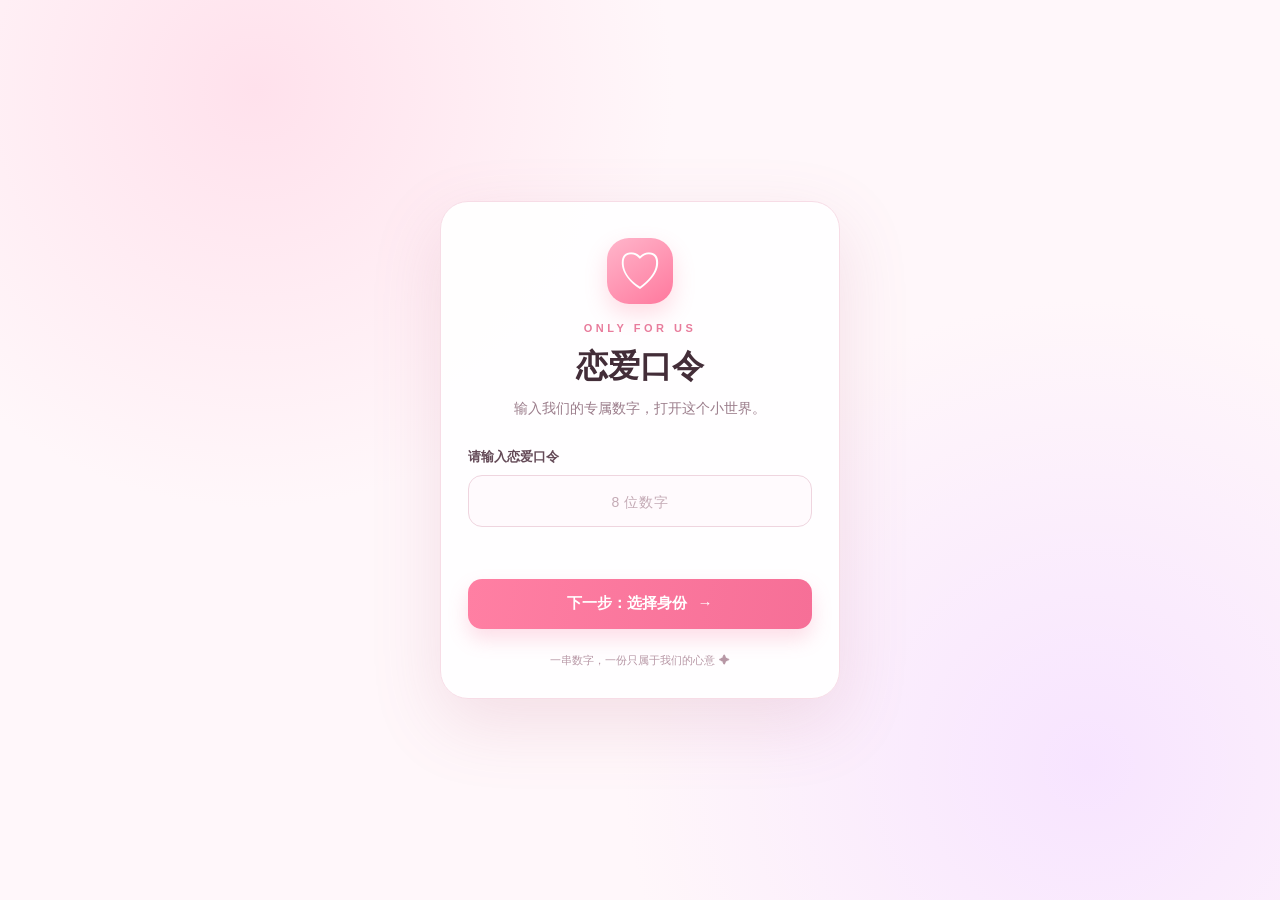
<file: photo-wall.html>
<!doctype html>
<html lang="zh-CN" class="love-locked">
<head>
<meta charset="utf-8" />
<meta name="viewport" content="width=device-width, initial-scale=1, viewport-fit=cover" />
<title>我们的照片墙</title>
<link rel="stylesheet" href="gate.css?v=2" />
<script src="gate.js?v=3"></script>
<style>
  :root{--ink:#422c36;--muted:#947d88;--pink:#f46b90;--line:#f1dfe7}
  *{box-sizing:border-box}
  body{margin:0;min-height:100dvh;background:linear-gradient(150deg,#fff3f7,#fffaf9 48%,#f9eff5);color:var(--ink);font-family:"PingFang SC","Microsoft YaHei",sans-serif;padding:calc(env(safe-area-inset-top) + 20px) 18px calc(env(safe-area-inset-bottom) + 35px)}
  .wrap{max-width:760px;margin:auto}
  .back{color:var(--muted);text-decoration:none;font-size:14px}
  .back:focus-visible,.button:focus-visible,input:focus-visible,textarea:focus-visible{outline:2px solid var(--pink);outline-offset:2px}
  .eyebrow{margin:32px 0 5px;color:var(--pink);font-size:12px;font-weight:700;letter-spacing:.28em}
  h1{font-family:"Songti SC",serif;font-size:36px;font-weight:400;margin:0}
  .intro{font-size:14px;line-height:1.7;color:var(--muted);margin:8px 0 22px}
  .panel{background:#fff;border:1px solid var(--line);border-radius:22px;padding:18px;box-shadow:0 12px 35px #dd8ba022}
  .panel h2{font-size:17px;margin:0 0 14px}
  .form{display:grid;gap:12px}
  label{font-size:13px;color:var(--muted)}
  .filebox{display:flex;align-items:center;justify-content:center;min-height:116px;border:1.5px dashed #efb5c6;border-radius:16px;background:#fff8fa;color:var(--pink);cursor:pointer;text-align:center;padding:12px}
  .filebox input{position:absolute;opacity:0;width:1px;height:1px}
  .filebox span{font-size:14px;line-height:1.6}
  .filebox:focus-within{outline:2px solid var(--pink);outline-offset:2px}
  input[type=text]{width:100%;border:1px solid var(--line);border-radius:12px;padding:13px 14px;font:inherit;font-size:14px;color:var(--ink)}
  .button{border:0;border-radius:13px;background:var(--pink);color:#fff;padding:12px 16px;font:inherit;font-size:14px;font-weight:700;cursor:pointer}
  .button:disabled{opacity:.55;cursor:wait}
  .button.soft{background:#fff0f4;color:#b94f70}
  .button.text{background:transparent;color:#b94f70;padding:6px 8px;font-size:13px}
  .status{font-size:13px;color:var(--muted);min-height:20px;margin:12px 0 0}
  .bar{display:flex;align-items:center;justify-content:space-between;gap:10px;margin:27px 0 15px}
  .bar h2{font-size:19px;margin:0}
  .bar small{display:block;color:var(--muted);font-size:12px;margin-top:3px}
  .grid{display:grid;grid-template-columns:repeat(auto-fit,minmax(220px,1fr));gap:16px}
  .card{background:white;border:1px solid var(--line);border-radius:19px;overflow:hidden;box-shadow:0 7px 22px #dd8ba018}
  .photoButton{display:block;position:relative;width:100%;padding:0;border:0;background:#fff0f3;cursor:zoom-in}
  .photoButton:focus-visible{outline:2px solid var(--pink);outline-offset:-2px}
  .photo{width:100%;height:225px;object-fit:contain;display:block}
  .photoLoading{position:absolute;inset:0;display:flex;align-items:center;justify-content:center;color:var(--muted);font-size:13px}
  .photoLoading[hidden]{display:none}
  .viewer[hidden]{display:none}
  .viewer{position:fixed;inset:0;z-index:30;display:flex;align-items:center;justify-content:center;background:#24141de8;padding:52px 12px 20px}
  .viewer img{display:block;max-width:100%;max-height:100%;object-fit:contain}
  .viewerClose{position:absolute;top:calc(env(safe-area-inset-top) + 10px);right:14px;border:0;border-radius:100px;background:#ffffffed;color:var(--ink);width:38px;height:38px;font-size:25px;cursor:pointer}
  .viewerStatus{position:absolute;bottom:calc(env(safe-area-inset-bottom) + 10px);left:0;right:0;text-align:center;color:#fff;font-size:12px}
  .details{padding:14px}
  .caption{font-size:15px;line-height:1.6;min-height:24px;margin:0 0 9px;white-space:pre-wrap;overflow-wrap:anywhere}
  .meta{color:var(--muted);font-size:11px}
  .actions{display:flex;justify-content:flex-end;gap:4px;margin-top:7px}
  .empty{grid-column:1/-1;text-align:center;padding:48px 12px;color:var(--muted);border:1px dashed #eec8d5;border-radius:18px;background:#ffffff91;font-size:14px;line-height:1.7}
  footer{text-align:center;color:#bba7ae;font-size:12px;margin-top:30px}
</style>
</head>
<body>
<main class="wrap">
  <a class="back" href="index.html">← 回到小世界</a>
  <p class="eyebrow">OUR MEMORIES</p>
  <h1>我们的照片墙 ♡</h1>
  <p class="intro">把想留下来的瞬间放在这里。吴锐和朱美琳看到的是同一面照片墙，也都可以继续编辑。</p>
  <section class="panel" aria-labelledby="uploadTitle">
    <h2 id="uploadTitle">添一张新的回忆</h2>
    <form class="form" id="uploadForm">
      <label class="filebox"><input id="photoInput" type="file" accept="image/jpeg,image/png,image/webp" required /><span id="fileLabel">＋ 选择一张照片<br>支持 JPG、PNG、WebP</span></label>
      <div><label for="captionInput">这张照片的故事（可留空）</label><input id="captionInput" type="text" maxlength="120" placeholder="例如：那天的晚霞和你" /></div>
      <button class="button" id="uploadButton" type="submit">放到照片墙上 ♡</button>
    </form>
    <p class="status" id="status" role="status" aria-live="polite"></p>
  </section>
  <div class="bar"><div><h2>一起收藏的瞬间</h2><small id="count">正在加载…</small></div><button class="button soft" id="refreshButton" type="button">刷新照片</button></div>
  <section class="grid" id="gallery" aria-label="共享照片墙"></section>
  <footer>只给知道恋爱口令的人看 · 最多收藏 100 张</footer>
</main>
<div class="viewer" id="photoViewer" role="dialog" aria-modal="true" aria-label="查看完整照片" hidden>
  <button class="viewerClose" id="viewerClose" type="button" aria-label="关闭大图">×</button>
  <img id="viewerImage" alt="" />
  <span class="viewerStatus" id="viewerStatus" aria-live="polite"></span>
</div>
<script>
(function(){
  "use strict";
  var API="https://photos.zmlandwr1314.top/api/photos";
  var gallery=document.getElementById("gallery");
  var status=document.getElementById("status");
  var viewer=document.getElementById("photoViewer");
  var viewerImage=document.getElementById("viewerImage");
  var viewerClose=document.getElementById("viewerClose");
  var viewerStatus=document.getElementById("viewerStatus");
  var viewerTrigger=null;
  var activeUrls=[];
  var fullUrls=new Map();
  var previewQueue=[];
  var activePreviews=0;
  var loadVersion=0;
  var viewerVersion=0;
  var previewObserver="IntersectionObserver" in window?new IntersectionObserver(function(entries){entries.forEach(function(entry){if(entry.isIntersecting){previewObserver.unobserve(entry.target);previewQueue.push(entry.target.previewTask);pumpPreviews()}})},{rootMargin:"350px"}):null;
  var busy=false;
  function closeViewer(){viewerVersion++;viewer.hidden=true;viewerImage.removeAttribute("src");document.body.style.overflow="";if(viewerTrigger)viewerTrigger.focus();viewerTrigger=null}
  viewerClose.addEventListener("click",closeViewer);
  viewer.addEventListener("click",function(event){if(event.target===viewer)closeViewer()});
  document.addEventListener("keydown",function(event){if(event.key==="Escape"&&!viewer.hidden)closeViewer()});
  function code(){return window.LOVE_GATE.getPasscode()}
  function message(value){status.textContent=value}
  async function request(path,options){
    options=options||{};
    var headers=new Headers(options.headers||{});
    headers.set("Authorization","Bearer "+code());
    var result;
    try{result=await fetch(API+path,{...options,headers,cache:"no-store"})}
    catch(_){throw new Error("照片服务暂时无法连接，请稍后刷新再试")}
    if(!result.ok){
      var body=await result.json().catch(function(){return {}});
      if(result.status===401) throw new Error("口令会话已失效，请返回首页重新输入口令");
      if(result.status===413) throw new Error("照片太大了，请选一张小一点的");
      var error=new Error(body.error||"操作失败，请稍后再试");error.status=result.status;throw error;
    }
    return result;
  }
  function clearImages(){loadVersion++;if(previewObserver)previewObserver.disconnect();previewQueue=[];if(!viewer.hidden)closeViewer();activeUrls.forEach(function(url){URL.revokeObjectURL(url)});activeUrls=[];fullUrls.clear()}
  function pumpPreviews(){
    while(activePreviews<3&&previewQueue.length){
      var task=previewQueue.shift();
      if(task.version!==loadVersion)continue;
      activePreviews++;
      loadPreview(task).finally(function(){activePreviews--;pumpPreviews()});
    }
  }
  async function loadPreview(task){
    try{
      var result;
      try{result=await request("/"+task.photo.id+"/thumb")}
      catch(error){if(error.status!==404)throw error;result=await request("/"+task.photo.id+"/file")}
      var url=URL.createObjectURL(await result.blob());
      if(task.version!==loadVersion){URL.revokeObjectURL(url);return}
      activeUrls.push(url);task.img.src=url;task.loading.hidden=true;
    }catch(_){if(task.version===loadVersion)task.loading.textContent="照片暂时无法加载，点刷新重试"}
  }
  async function openViewer(photo,img,button){
    if(!img.hasAttribute("src"))return;
    viewerTrigger=button;viewerImage.src=img.src;viewerImage.alt=img.alt;viewer.hidden=false;document.body.style.overflow="hidden";viewerClose.focus();
    var version=++viewerVersion;
    if(fullUrls.has(photo.id)){viewerImage.src=fullUrls.get(photo.id);viewerStatus.textContent="原图";return}
    viewerStatus.textContent="正在加载原图…";
    try{
      var result=await request("/"+photo.id+"/file");
      var url=URL.createObjectURL(await result.blob());
      if(version!==viewerVersion){URL.revokeObjectURL(url);return}
      activeUrls.push(url);fullUrls.set(photo.id,url);viewerImage.src=url;viewerStatus.textContent="原图";
    }catch(_){if(version===viewerVersion)viewerStatus.textContent="原图加载失败，当前为预览图"}
  }
  function empty(text){gallery.innerHTML="";var p=document.createElement("p");p.className="empty";p.textContent=text;gallery.appendChild(p)}
  async function load(){
    empty("正在打开我们的回忆…");
    document.getElementById("count").textContent="正在加载…";
    try{
      var result=await request("");
      var data=await result.json();
      var photos=Array.isArray(data.photos)?data.photos:[];
      clearImages();gallery.innerHTML="";
      document.getElementById("count").textContent="共 "+photos.length+" 张照片";
      if(!photos.length){empty("这里还没有照片。先放上你们的第一张回忆吧 ♡");return}
      photos.forEach(function(photo){addCard(photo)});
    }catch(error){empty(error.message);document.getElementById("count").textContent="加载失败"}
  }
  async function addCard(photo){
    var card=document.createElement("article");card.className="card";
    var img=document.createElement("img");img.className="photo";img.alt=photo.caption||"我们的合照";
    var loading=document.createElement("span");loading.className="photoLoading";loading.textContent="照片加载中…";
    var photoButton=document.createElement("button");photoButton.className="photoButton";photoButton.type="button";photoButton.setAttribute("aria-label","查看完整照片");photoButton.append(img,loading);
    photoButton.addEventListener("click",function(){openViewer(photo,img,photoButton)});
    var details=document.createElement("div");details.className="details";
    var caption=document.createElement("p");caption.className="caption";caption.textContent=photo.caption||"这一刻，值得收藏 ♡";
    var meta=document.createElement("div");meta.className="meta";meta.textContent=(photo.by==="zhu"?"朱美琳":"吴锐")+" 添加 · "+new Date(photo.createdAt).toLocaleDateString("zh-CN");
    var actions=document.createElement("div");actions.className="actions";
    var edit=document.createElement("button");edit.className="button text";edit.type="button";edit.textContent="编辑说明";
    var remove=document.createElement("button");remove.className="button text";remove.type="button";remove.textContent="删除";
    edit.addEventListener("click",async function(){
      var value=prompt("修改这张照片的说明",photo.caption||"");if(value===null)return;
      if(value.trim().length>120){message("说明最多 120 个字");return}
      try{await request("/"+photo.id,{method:"PATCH",headers:{"Content-Type":"application/json"},body:JSON.stringify({caption:value.trim()})});photo.caption=value.trim();caption.textContent=photo.caption||"这一刻，值得收藏 ♡";message("照片说明已更新，两个人都能看到")}
      catch(error){message(error.message)}
    });
    remove.addEventListener("click",async function(){
      if(!confirm("确定从共享照片墙删除这张照片吗？两个人都会看不到它。"))return;
      try{await request("/"+photo.id,{method:"DELETE"});message("照片已删除");await load()}
      catch(error){message(error.message)}
    });
    actions.append(edit,remove);details.append(caption,meta,actions);card.append(photoButton,details);gallery.appendChild(card);
    photoButton.previewTask={photo:photo,img:img,loading:loading,version:loadVersion};
    if(previewObserver)previewObserver.observe(photoButton);else{previewQueue.push(photoButton.previewTask);pumpPreviews()}
  }
  function makeThumbnail(file){
    return new Promise(function(resolve,reject){
      var url=URL.createObjectURL(file);var image=new Image();
      image.onload=function(){
        try{
          var scale=Math.min(1,720/Math.max(image.naturalWidth,image.naturalHeight));
          var canvas=document.createElement("canvas");canvas.width=Math.max(1,Math.round(image.naturalWidth*scale));canvas.height=Math.max(1,Math.round(image.naturalHeight*scale));
          var context=canvas.getContext("2d");context.fillStyle="#fff";context.fillRect(0,0,canvas.width,canvas.height);context.drawImage(image,0,0,canvas.width,canvas.height);
          URL.revokeObjectURL(url);
          canvas.toBlob(function(blob){if(blob&&blob.size<=512*1024)resolve(blob);else reject(new Error("照片预览生成失败，请换一张照片再试"))},"image/jpeg",.72);
        }catch(error){URL.revokeObjectURL(url);reject(error)}
      };
      image.onerror=function(){URL.revokeObjectURL(url);reject(new Error("这张照片无法读取，请换一张再试"))};image.src=url;
    });
  }
  document.getElementById("photoInput").addEventListener("change",function(){var file=this.files[0];document.getElementById("fileLabel").textContent=file?file.name:"＋ 选择一张照片"});
  document.getElementById("refreshButton").addEventListener("click",load);
  document.getElementById("uploadForm").addEventListener("submit",async function(event){
    event.preventDefault();if(busy)return;
    var file=document.getElementById("photoInput").files[0];if(!file){message("先选一张照片吧");return}
    if(file.size>6*1024*1024){message("照片不能超过 6 MB，请选一张小一点的");return}
    busy=true;document.getElementById("uploadButton").disabled=true;message("正在保存照片…");
    var form=new FormData();form.append("photo",file);form.append("caption",document.getElementById("captionInput").value.trim());form.append("by",window.LOVE_IDENTITY);
    try{form.append("thumbnail",await makeThumbnail(file),"preview.jpg");await request("",{method:"POST",body:form});document.getElementById("uploadForm").reset();document.getElementById("fileLabel").innerHTML="＋ 选择一张照片<br>支持 JPG、PNG、WebP";message("照片已保存，两个人都能看到 ♡");await load()}
    catch(error){message(error.message)}
    finally{busy=false;document.getElementById("uploadButton").disabled=false}
  });
  if(window.LOVE_IDENTITY)load();else document.addEventListener("love:ready",load,{once:true});
})();
</script>
</body>
</html>
</file>
<file: gate.css>
html.love-locked body > :not(#love-gate){display:none!important}
  html.love-locked body{overflow:hidden}
  #love-gate{position:fixed;inset:0;z-index:99999;display:grid;place-items:center;overflow:auto;padding:calc(env(safe-area-inset-top) + 24px) 20px calc(env(safe-area-inset-bottom) + 24px);background:radial-gradient(circle at 20% 10%,#ffe1ec,transparent 32%),radial-gradient(circle at 85% 85%,#f7e4ff,transparent 35%),#fff7fa;font-family:"PingFang SC","Microsoft YaHei",sans-serif;color:#432d38}
  .love-gate-card{width:min(100%,400px);padding:36px 27px 30px;text-align:center;background:rgba(255,255,255,.94);border:1px solid #f7dce6;border-radius:28px;box-shadow:0 24px 70px rgba(181,91,126,.16)}
  .love-gate-heart{width:66px;height:66px;margin:0 auto 18px;border-radius:22px;display:grid;place-items:center;background:linear-gradient(145deg,#ffb6cb,#ff789d);color:#fff;font-size:46px;line-height:1;box-shadow:0 10px 22px rgba(255,111,142,.24)}
  .love-gate-eyebrow{color:#e87c9c;font-size:11px;font-weight:700;letter-spacing:.32em}
  #love-gate-title{margin:10px 0 8px;font-family:"Songti SC","STSong",serif;font-size:32px;font-weight:600;color:#432d38}
  .love-gate-description{margin:0 0 28px;color:#9b7d8b;font-size:14px;line-height:1.6}
  #love-gate-form{text-align:left}
  #love-gate-form label{display:block;margin-bottom:9px;color:#654b58;font-size:13px;font-weight:600}
  #love-gate-input{display:block;width:100%;height:52px;padding:0 16px;border:1px solid #efd5df;border-radius:14px;outline:none;background:#fffafd;color:#432d38;font:600 19px "PingFang SC","Microsoft YaHei",sans-serif;letter-spacing:.18em;text-align:center}
  #love-gate-input:focus{border-color:#fa86a7;box-shadow:0 0 0 4px rgba(250,134,167,.14)}
  #love-gate-input::placeholder{color:#c4aab5;font-size:14px;font-weight:400;letter-spacing:.05em}
  #love-gate-error{min-height:28px;padding-top:7px;color:#d94d76;font-size:12px;text-align:center}
  #love-gate-form button{width:100%;height:50px;border:0;border-radius:14px;background:linear-gradient(100deg,#ff7fa3,#f66f97);color:#fff;font:600 15px "PingFang SC","Microsoft YaHei",sans-serif;cursor:pointer;box-shadow:0 10px 20px rgba(246,111,151,.23)}
  #love-gate-form button:focus-visible{outline:3px solid #d94d76;outline-offset:3px}
  #love-gate-form button span{margin-left:6px}
  .love-gate-footer{margin:24px 0 0;color:#b797a5;font-size:11px}
  .love-gate-choices{display:grid;gap:12px;margin-top:4px}
  .love-gate-choice{display:flex;align-items:center;gap:8px;width:100%;min-height:62px;padding:12px 17px;border:1px solid #f1d5e0;border-radius:16px;background:#fff9fc;color:#6e5260;font:inherit;cursor:pointer;text-align:left;transition:transform .16s,border-color .16s,box-shadow .16s}
  .love-gate-choice:hover{transform:translateY(-2px);border-color:#f39ab5;box-shadow:0 8px 18px rgba(246,111,151,.12)}
  .love-gate-choice:focus-visible{outline:3px solid #d94d76;outline-offset:3px}
  .love-gate-choice span{font-size:13px}
  .love-gate-choice strong{font-size:18px;color:#48303d}
  .love-gate-choice i{margin-left:auto;color:#ef7fa2;font-size:20px;font-style:normal}
</file>
